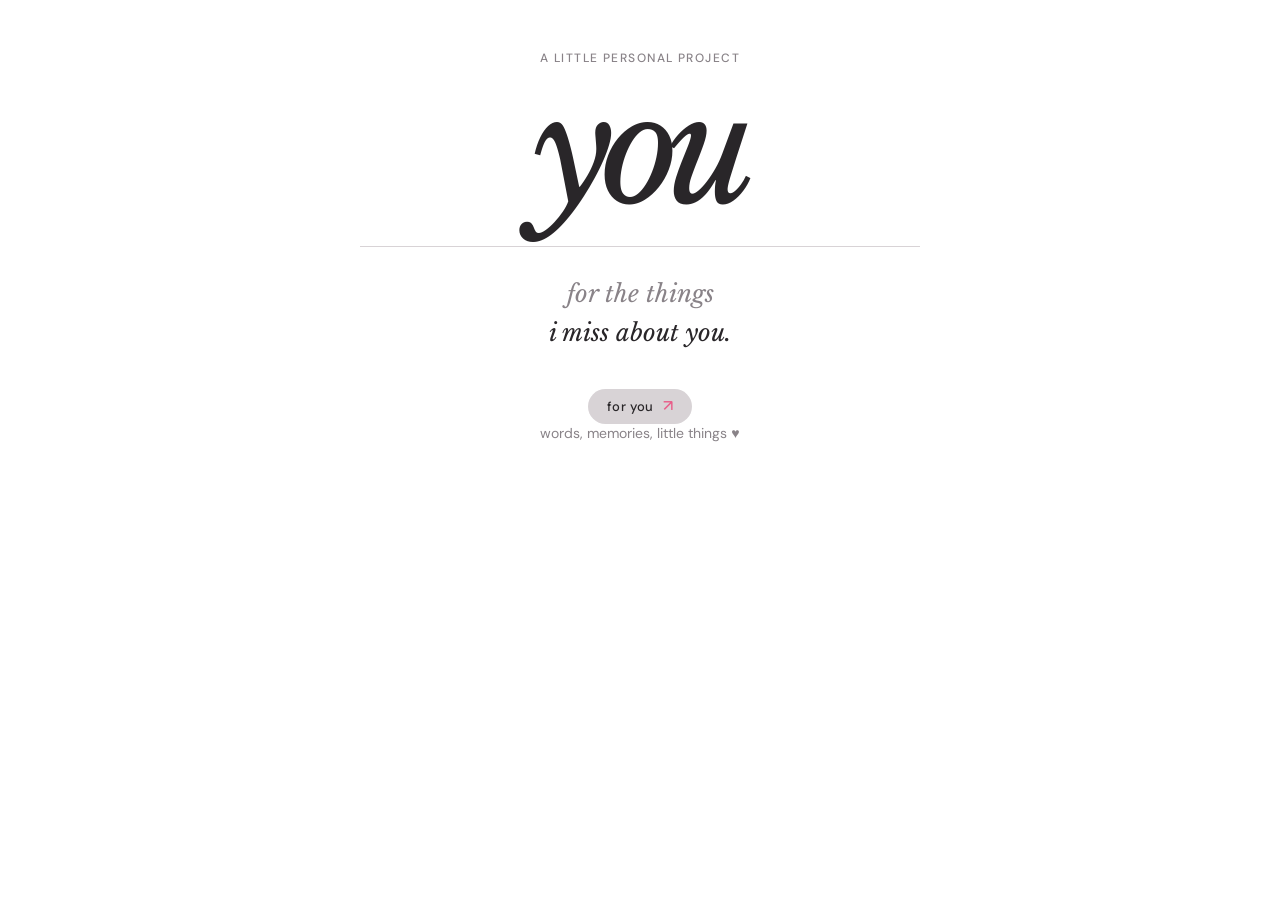
<file: readme/index.html>
<!DOCTYPE html>
<html lang="en">
<head>
    <meta charset="UTF-8">
    <meta name="viewport" content="width=device-width, initial-scale=1.0">

    <title>you</title>

    <link rel="preconnect" href="https://fonts.googleapis.com">
    <link rel="preconnect" href="https://fonts.gstatic.com" crossorigin="anonymous">

    <link href="https://fonts.googleapis.com/css2?family=DM+Sans:wght@400;500&family=Libre+Baskerville:ital,wght@0,400;1,400&display=swap"
          rel="stylesheet">

    <link rel="stylesheet" href="style.css">
</head>

<body data-theme="light">
    <main class="page">
        <section class="content">
            <p class="eyebrow">
                a little personal project
            </p>

            <h1>you</h1>

            <div class="line"></div>

            <p class="description">
                for the things
                <br>
                <em>i miss about you.</em>
            </p>

            <a
                class="link"
                href="https://alinawan.github.io/you/"
            >
                <span>for you</span>
                <span class="arrow">↗</span>
            </a>
        </section>

        <footer>
            <span>words, memories, little things</span>
            <span>♥</span>
        </footer>
    </main>
</body>
</html>
</file>
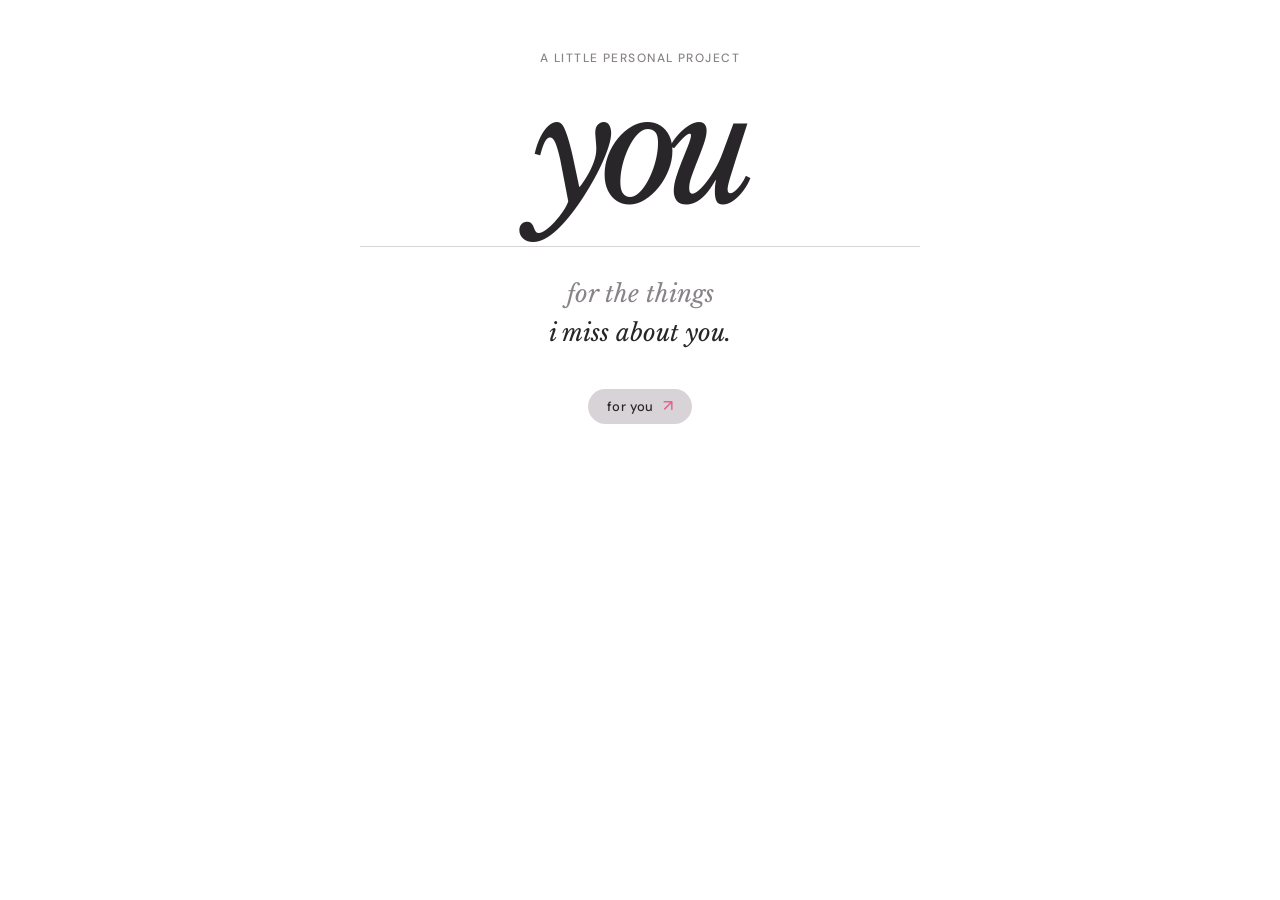
<file: readme/part-0.html>
<!DOCTYPE html>
<!-- readme-href=https://alinawan.github.io/you/ -->
<!-- readme-alt=you project — A collection of words, memories, and little things left unsaid. -->
<html lang="en">
<head>
    <meta charset="UTF-8">
    <meta name="viewport" content="width=device-width, initial-scale=1.0">

    <title>you</title>

    <link rel="preconnect" href="https://fonts.googleapis.com">
    <link rel="preconnect" href="https://fonts.gstatic.com" crossorigin="anonymous">

    <link href="https://fonts.googleapis.com/css2?family=DM+Sans:wght@400;500&family=Libre+Baskerville:ital,wght@0,400;1,400&display=swap"
          rel="stylesheet">

    <link rel="stylesheet" href="style.css">
</head>

<body data-theme="light">
    <main class="page">
        <section class="content">
            <p class="eyebrow">
                a little personal project
            </p>

            <h1>you</h1>

            <div class="line"></div>

            <p class="description">
                for the things
                <br>
                <em>i miss about you.</em>
            </p>

            <a class="link"
               href="https://alinawan.github.io/you/">
                <span>for you</span>
                <span class="arrow">↗</span>
            </a>
        </section>
    </main>
</body>
</html>
</file>
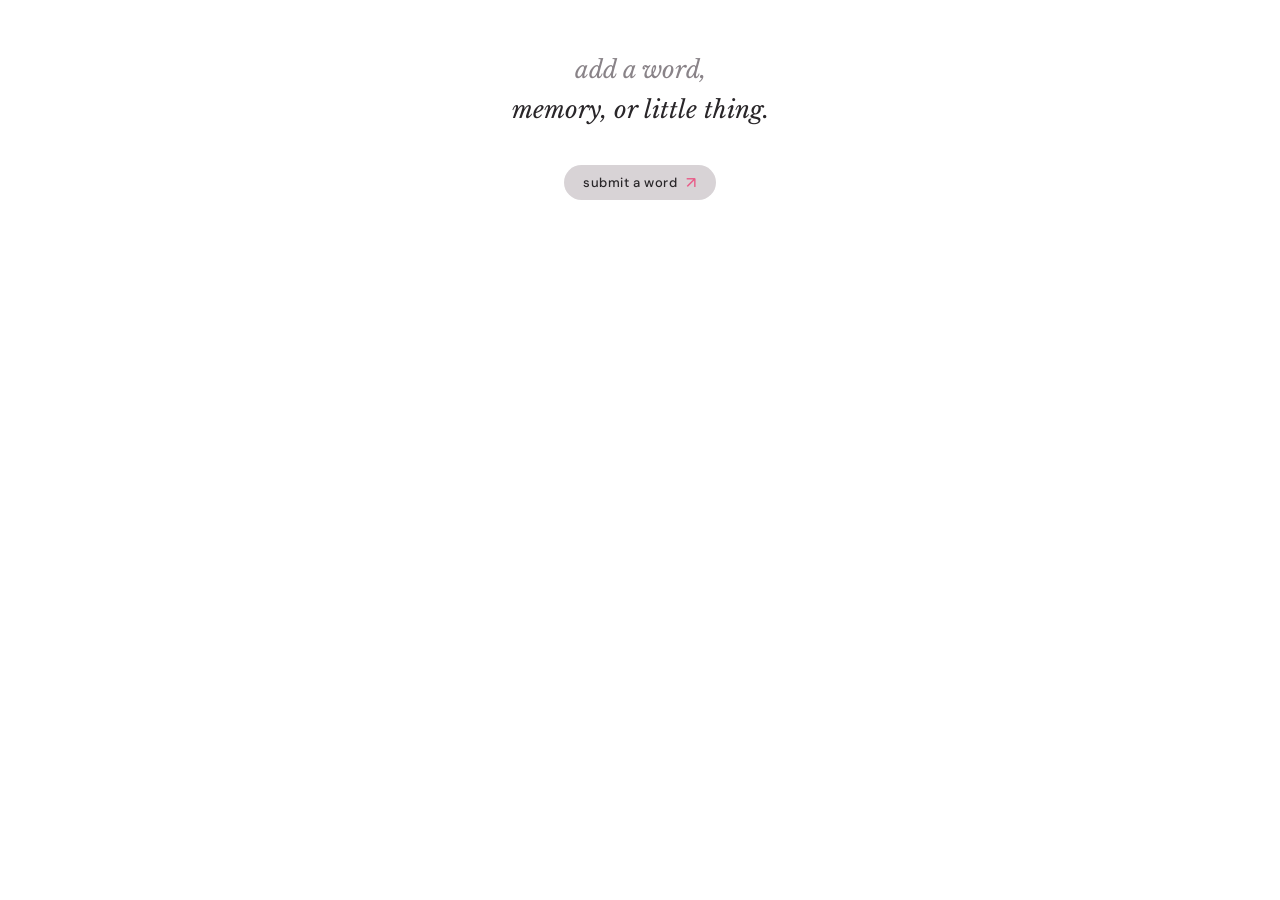
<file: readme/part-1.html>
<!DOCTYPE html>
<!-- readme-href=https://github.com/AlinaWan/you/issues/new?template=add-word.yml -->
<!-- readme-alt=Add a word, memory, or little thing by submitting a word. -->
<html lang="en">
<head>
    <meta charset="UTF-8">
    <meta name="viewport" content="width=device-width, initial-scale=1.0">

    <title>submit a word</title>

    <link rel="preconnect" href="https://fonts.googleapis.com">
    <link rel="preconnect" href="https://fonts.gstatic.com" crossorigin="anonymous">

    <link href="https://fonts.googleapis.com/css2?family=DM+Sans:wght@400;500&family=Libre+Baskerville:ital,wght@0,400;1,400&display=swap"
          rel="stylesheet">

    <link rel="stylesheet" href="style.css">
</head>

<body data-theme="light">
    <main class="page">
        <section class="content">
            <p class="description">
                add a word,
                <br>
                <em>memory, or little thing.</em>
            </p>

            <a class="link"
               href="https://github.com/AlinaWan/you/issues/new?template=add-word.yml">
                <span>submit a word</span>
                <span class="arrow">↗</span>
            </a>
        </section>
    </main>
</body>
</html>
</file>
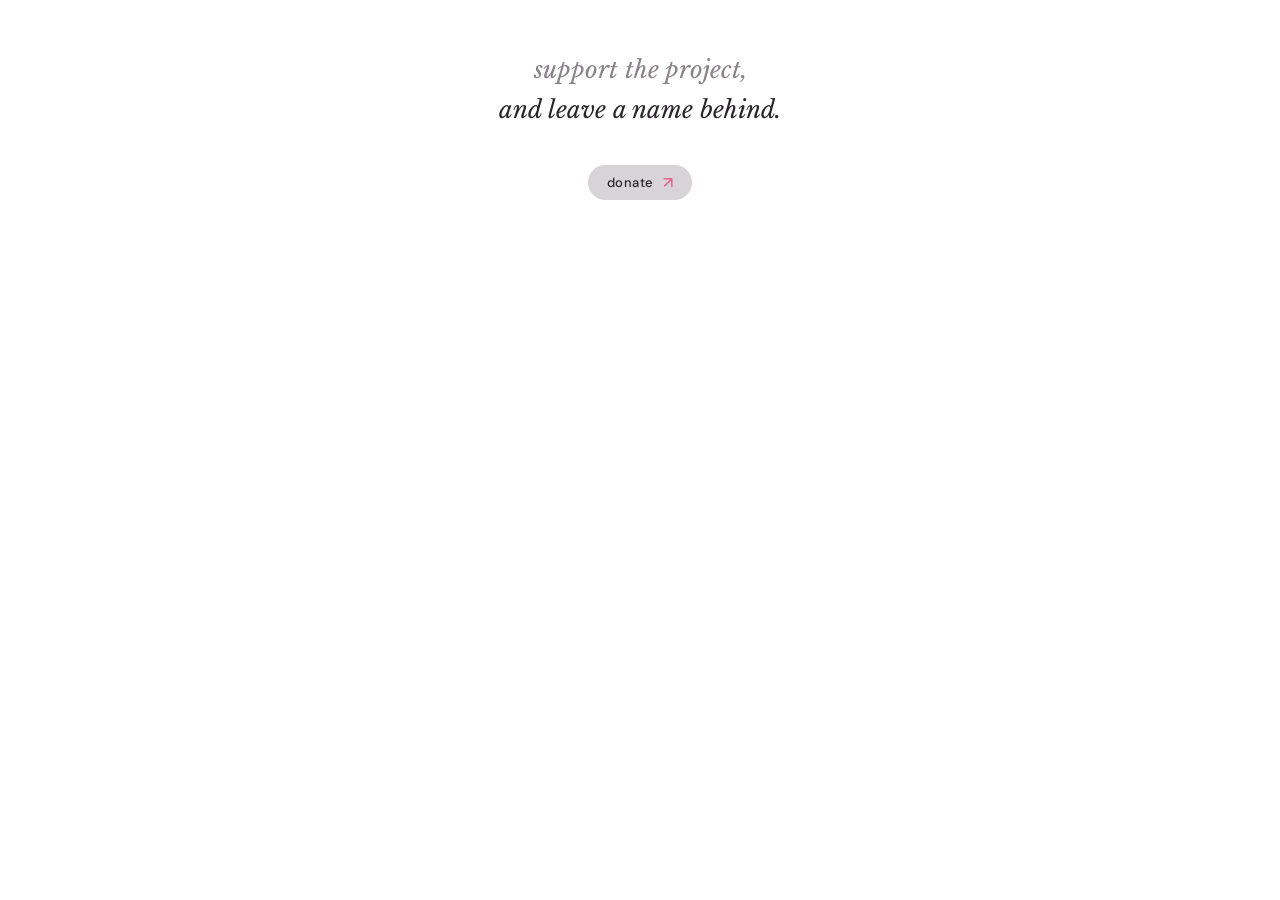
<file: readme/part-2.html>
<!DOCTYPE html>
<!-- readme-href=https://github.com/AlinaWan/you/issues/new?template=donate.yml -->
<!-- readme-alt=Add name attributions to words by supporting the project. -->
<html lang="en">
<head>
    <meta charset="UTF-8">
    <meta name="viewport" content="width=device-width, initial-scale=1.0">

    <title>donate</title>

    <link rel="preconnect" href="https://fonts.googleapis.com">
    <link rel="preconnect" href="https://fonts.gstatic.com" crossorigin="anonymous">

    <link href="https://fonts.googleapis.com/css2?family=DM+Sans:wght@400;500&family=Libre+Baskerville:ital,wght@0,400;1,400&display=swap"
          rel="stylesheet">

    <link rel="stylesheet" href="style.css">
</head>

<body data-theme="light">
    <main class="page">
        <section class="content">
            <p class="description">
                support the project,
                <br>
                <em>and leave a name behind.</em>
            </p>

            <a class="link"
               href="https://github.com/AlinaWan/you/issues/new?template=donate.yml">
                <span>donate</span>
                <span class="arrow">↗</span>
            </a>
        </section>
    </main>
</body>
</html>
</file>
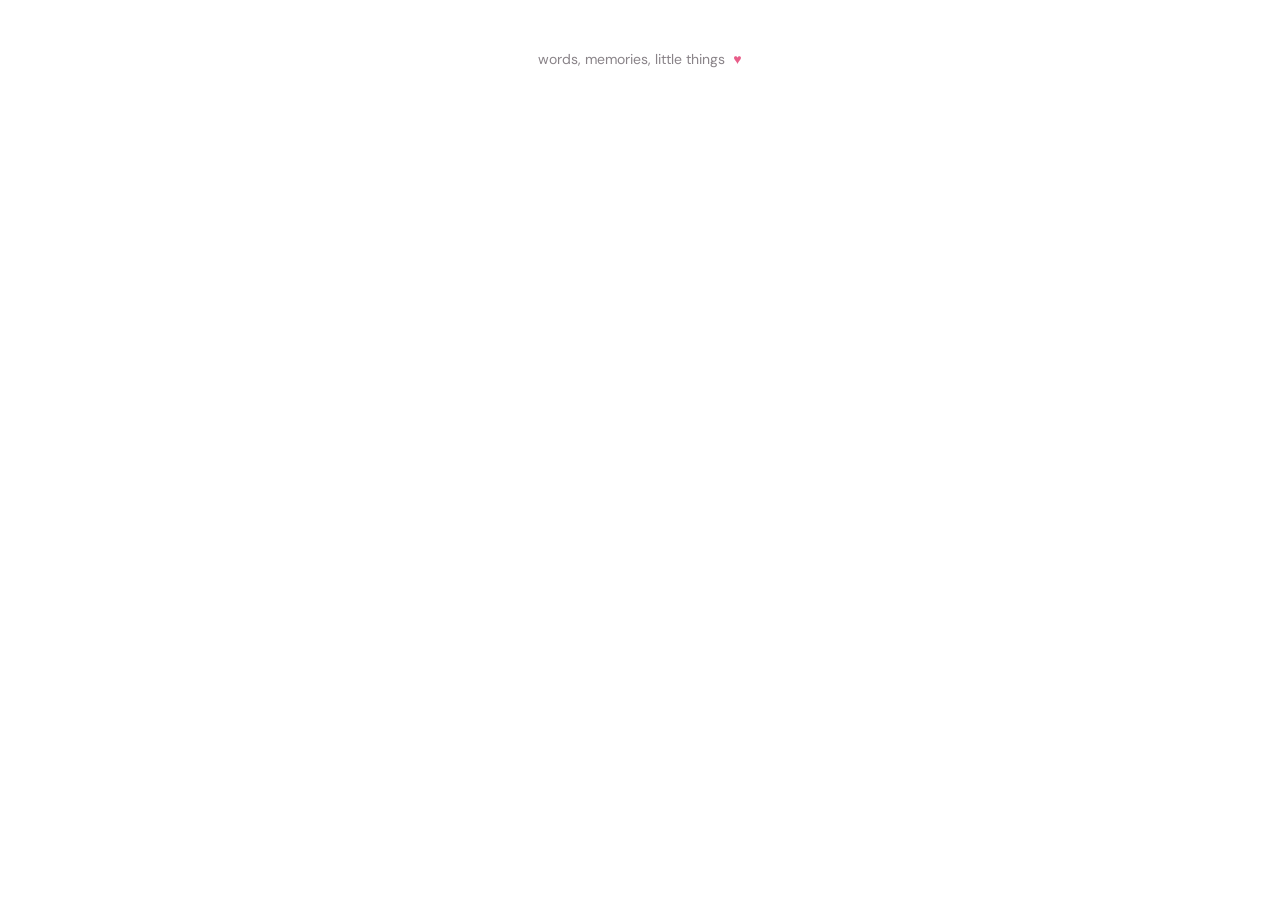
<file: readme/part-3.html>
<!DOCTYPE html>
<!-- readme-href=https://alinawan.github.io/you/ -->
<!-- readme-alt=Words, memories, and little things. -->
<html lang="en">
<head>
    <meta charset="UTF-8">
    <meta name="viewport" content="width=device-width, initial-scale=1.0">

    <title>footer</title>

    <link rel="preconnect" href="https://fonts.googleapis.com">
    <link rel="preconnect" href="https://fonts.gstatic.com" crossorigin="anonymous">

    <link href="https://fonts.googleapis.com/css2?family=DM+Sans:wght@400;500&family=Libre+Baskerville:ital,wght@0,400;1,400&display=swap"
          rel="stylesheet">

    <link rel="stylesheet" href="style.css">
</head>

<body data-theme="light">
    <!-- readme-href: https://alinawan.github.io/you/ -->
    <main class="page">
        <footer>
            <span>words, memories, little things</span>
            <span class="heart">♥</span>
        </footer>
    </main>
</body>
</html>
</file>
<file: readme/style.css>
* {
    box-sizing: border-box;
}

html,
body {
    width: 100%;
    margin: 0;
    padding: 0;
    background: transparent;
}

body {
    color: var(--text);
    font-family: "DM Sans", sans-serif;
    -webkit-font-smoothing: antialiased;
    text-rendering: optimizeLegibility;
}

body[data-theme="light"] {
    --text: #292629;
    --muted: #898388;
    --line: #d8d3d6;
    --accent: #e85d89;
}

body[data-theme="dark"] {
    --text: #eee9ed;
    --muted: #979197;
    --line: #3a3539;
    --accent: #ff709d;
}

.page {
    width: 100%;
    height: fit-content;
    display: flex;
    flex-direction: column;
    align-items: center;
    justify-content: center;
    padding: 50px 24px;
}

.content {
    width: min(100%, 680px);

    display: flex;
    flex-direction: column;
    align-items: center;

    text-align: center;
}

.eyebrow {
    margin: 0 0 22px;

    color: var(--muted);

    font-size: 12px;
    font-weight: 500;
    letter-spacing: 0.12em;
    line-height: 1.4;
    text-transform: uppercase;
}

h1 {
    margin: 0;

    color: var(--text);

    font-family: "Libre Baskerville", Georgia, serif;
    font-size: clamp(90px, 14vw, 150px);
    font-weight: 400;
    font-style: italic;
    letter-spacing: -0.08em;
    line-height: 0.82;
}

.line {
    width: min(100%, 560px);
    height: 1px;
    margin: 34px 0 27px;

    background: var(--line);
}

.description {
    margin: 0;

    color: var(--muted);

    font-family: "Libre Baskerville", Georgia, serif;
    font-size: clamp(18px, 2.3vw, 24px);
    font-style: italic;
    line-height: 1.65;
}

.description em {
    color: var(--text);
}

.link {
    display: inline-flex;
    align-items: center;
    gap: 9px;
    margin-top: 36px;
    padding: 8px 18px;
    background: var(--line);
    border-radius: 9999px;
    border: 1px solid transparent;

    color: var(--text);
    font-size: 13px;
    font-weight: 500;
    letter-spacing: 0.04em;
    text-decoration: none;
    transition: color 180ms ease, background-color 180ms ease, border-color 180ms ease, gap 180ms ease;
}

    .link:hover {
        gap: 14px;
        color: var(--accent);
        border-color: var(--accent);
        background: transparent;
    }

.link:hover {
    gap: 14px;
    color: var(--accent);
    border-color: var(--accent);
}

.arrow {
    color: var(--accent);
    font-size: 16px;
    line-height: 1;
}

footer {
    margin-top: auto;

    color: var(--muted);
    font-size: 14px;
}

.heart {
    display: inline-block;
    color: var(--accent);
    margin-left: 4px;
    font-size: 14px;
}
</file>
